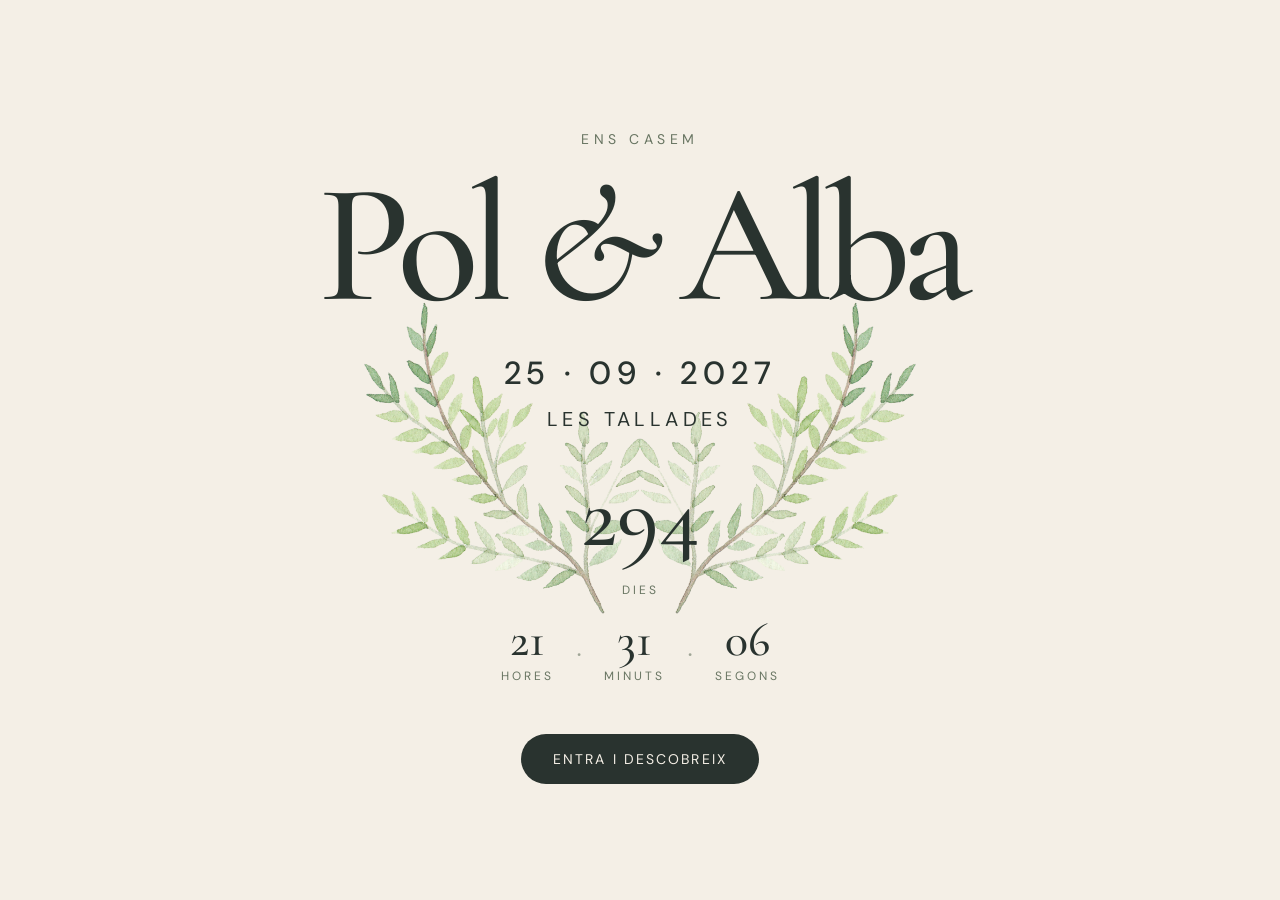
<file: INVITACIÓ/index.html>
<!doctype html>
<html lang="ca">

<head>

    <!-- =========================================================
         CONFIGURACIÓ BÀSICA DE LA PÀGINA
         ========================================================= -->

    <meta charset="utf-8">
    <meta name="viewport" content="width=device-width, initial-scale=1">

    <title>Pol i Alba · 25.09.2027</title>


    <!-- =========================================================
         TIPOGRAFIES
         ========================================================= -->

    <link rel="preconnect" href="https://fonts.googleapis.com">
    <link rel="preconnect" href="https://fonts.gstatic.com" crossorigin>

    <link
        href="https://fonts.googleapis.com/css2?family=Cormorant+Garamond:wght@400;500;600&family=DM+Sans:wght@400;500;600&display=swap"
        rel="stylesheet">


    <!-- =========================================================
         FULL CSS PRINCIPAL
         ========================================================= -->

    <link rel="stylesheet" href="style.css">

</head>


<body>


<!-- =========================================================
     01 · MÚSICA
     ========================================================= -->

<audio
    id="music"
    src="sortdetu.mp3"
    autoplay
    loop
    muted>
</audio>


<!-- =========================================================
     02 · PORTADA
     ========================================================= -->

<section
    id="portada"
    class="hero"
    style="
        position:fixed;
        inset:0;
        z-index:9999;
        background:#f4efe6;
    ">

    <!-- BRANCA ESQUERRA -->
    <img
        src="branca.png"
        class="hero-branch hero-branch-left"
        alt="">

    <!-- BRANCA DRETA -->
    <img
        src="branca.png"
        class="hero-branch hero-branch-right"
        alt="">


    <!-- CONTINGUT CENTRAL -->
    <div>

        <!-- TEXT SUPERIOR -->
        <p>ENS CASEM</p>

        <!-- NOMS -->
        <h1>
            Pol <i>&</i> Alba
        </h1>

        <!-- DATA -->
        <strong>
            25 · 09 · 2027
        </strong>

        <!-- LLOC -->
        <span>
            LES TALLADES
        </span>


        <!-- =====================================================
             02.1 · COMPTE ENRERE
             ===================================================== -->

        <div class="countdown">

            <!-- DIES -->
            <div class="countdown-days">

                <div id="days">000</div>

                <small>DIES</small>

            </div>


            <!-- HORES · MINUTS · SEGONS -->
            <div class="countdown-time">

                <!-- HORES -->
                <div>
                    <b id="hours">00</b>
                    <small>HORES</small>
                </div>

                <!-- SEPARADOR -->
                <em>·</em>

                <!-- MINUTS -->
                <div>
                    <b id="minutes">00</b>
                    <small>MINUTS</small>
                </div>

                <!-- SEPARADOR -->
                <em>·</em>

                <!-- SEGONS -->
                <div>
                    <b id="seconds">00</b>
                    <small>SEGONS</small>
                </div>

            </div>

        </div>


        <!-- =====================================================
             02.2 · BOTÓ PER ENTRAR A LA WEB
             ===================================================== -->

        <button
            id="entra"
            style="
                margin-top:50px;
                padding:16px 32px;
                background:#29332f;
                color:#f4efe6;
                border:none;
                font-size:14px;
                letter-spacing:.15em;
                cursor:pointer;
            ">

            ENTRA I DESCOBREIX

        </button>

    </div>

</section>


<!-- =========================================================
     03 · WEB PRINCIPAL
     ========================================================= -->

<div id="web" style="display:none;">


    <!-- =====================================================
         03.1 · MENÚ PRINCIPAL
         ===================================================== -->

    <nav class="menu-centered">

        <!-- LOGO ESQUERRA -->
        <img
            src="logo.png"
            alt="Pol & Alba"
            class="menu-logo">


        <!-- ENLLAÇOS DEL MENÚ -->
        <div class="menu-links">

            <a href="#nosaltres" class="cta">
                NOSALTRES
            </a>

            <a href="#dia" class="cta">
                EL DIA
            </a>

            <a href="#lloc" class="cta">
                LLOC
            </a>

            <a href="#info" class="cta">
                INFORMACIÓ
            </a>

            <a href="#regal" class="cta">
                REGAL
            </a>

            <a href="#formulari" class="cta">
                FORMULARI
            </a>

        </div>


        <!-- LOGO DRETA -->
        <img
            src="logo.png"
            alt="Pol & Alba"
            class="menu-logo">

    </nav>


    <!-- =====================================================
         04 · CONTINGUT PRINCIPAL
         ===================================================== -->

    <main>


        <!-- =================================================
             04.1 · NOSALTRES
             ================================================= -->

        <section
            id="nosaltres"
            class="section center">

            <p>
                UNA DATA PER RECORDAR
            </p>

            <h2>
                Ens fa molta il·lusió<br>
                compartir-ho amb tu.
            </h2>

            <article>
                Després d'haver viatjat pel món, Egipte, París,
                Xina, Sri Lanka i Menorca... Hem decidit que ara
                toca emprendre un altre viatge, ens vam començar
                a enamorar a Egipte, i avui quatre anys més tard,
                volem celebrar-ho amb tu.
            </article>

        </section>


        <!-- =================================================
             04.2 · FOTO
             ================================================= -->

        <section class="photo">

            <img
                src="junts.jpg"
                alt="Pol i Alba"
                class="photo-img">

        </section>


        <!-- =================================================
             04.3 · EL DIA
             ================================================= -->

        <section
            id="dia"
            class="section">

            <p>EL DIA</p>

            <h2>
                Tot començarà aquí
            </h2>


            <!-- =================================================
                 LÍNIA TEMPORAL
                 ================================================= -->

            <div class="timeline">


                <!-- =================================================
                     15:30 · ARRIBADA
                     IMATGE ESQUERRA · TEXT DRETA
                     ================================================= -->

                <div>

                    <img
                        src="arribada.png"
                        alt="Arribada">

                    <div>

                        <b>15:30</b>

                        <strong>
                            Arribada
                        </strong>

                        <small>
                            Recepció dels convidats
                            a l’esplanada de la casa
                        </small>

                    </div>

                </div>


                <!-- =================================================
                     16:00 · COPA DE BENVINGUDA
                     TEXT ESQUERRA · IMATGE DRETA
                     ================================================= -->

                <div>

                    <div>

                        <b>16:00</b>

                        <strong>
                            Copa de benvinguda
                        </strong>

                        <small>
                            Abans del gran moment
                            fem un got
                        </small>

                    </div>

                    <img
                        src="copabenvinguda.png"
                        alt="Copa de benvinguda">

                </div>


                <!-- =================================================
                     17:30 · CERIMÒNIA
                     IMATGE ESQUERRA · TEXT DRETA
                     ================================================= -->

                <div>

                    <img
                        src="cerimonia.png"
                        alt="Cerimònia">

                    <div>

                        <b>17:30</b>

                        <strong>
                            Cerimònia
                        </strong>

                        <small>
                            El moment que tots
                            estàvem esperant
                        </small>

                    </div>

                </div>


                <!-- =================================================
                     19:00 · CÒCTEL
                     TEXT ESQUERRA · IMATGE DRETA
                     ================================================= -->

                <div>

                    <div>

                        <b>19:00</b>

                        <strong>
                            Còctel
                        </strong>

                        <small>
                            Informal, converses
                            i bona música
                        </small>

                    </div>

                    <img
                        src="coctel.png"
                        alt="Còctel">

                </div>


                <!-- =================================================
                     22:00 · FESTA
                     IMATGE ESQUERRA · TEXT DRETA
                     ================================================= -->

                <div>

                    <img
                        src="festa.png"
                        alt="Festa">

                    <div>

                        <b>22:00</b>

                        <strong>
                            Festa
                        </strong>

                        <small>
                            No et puc dir l’hora que acabarem,
                            només que disfrutarem com nens
                        </small>

                    </div>

                </div>


            </div>

        </section>


        <!-- =================================================
             04.4 · LLOC
             ================================================= -->

        <section
            id="lloc"
            class="section cream">

            <p>EL LLOC</p>

            <h2>
                Les Tallades
            </h2>

            <article>
                Una casa pairal del segle XIV reformada i situada
                a Vilanova de Sau, a pocs quilòmetres de Vic,
                enmig del paisatge protagonitzat pels cingles
                de Tavertet, Guilleries i el pantà de Sau.
            </article>


            <div class="map">

                <img
                    src="casa.jpg"
                    alt="Les Tallades"
                    class="map-photo">

                <b>
                    LES TALLADES
                </b>

                <a
                    href="https://www.google.com/maps/search/?api=1&query=Les+Tallades"
                    target="_blank"
                    rel="noopener">

                    Com arribar →

                </a>

            </div>

        </section>


        <!-- =================================================
             04.5 · INFORMACIÓ
             ================================================= -->

        <section
            id="info"
            class="section">

            <p>INFORMACIÓ</p>

            <h2>
                Tot el que necessites saber
            </h2>


            <div class="cards">


                <!-- CARD 01 · DRESS CODE -->

                <div
                    tabindex="0" role="button" onclick="document.getElementById('dresscode-banner').style.display='flex'" onkeydown="if(event.key==='Enter'||event.key===' '){event.preventDefault();this.click();}"
                    style="cursor:pointer;">

                    <i>01</i>

                    <h3>
                        Dress code
                    </h3>

                    <article>
                        Elegant però còmode.
                        Volem que gaudeixis de la festa.
                    </article>

                    <small class="cta">
                        Veure més →
                    </small>

                </div>


                <!-- CARD 02 · MENÚ -->

                <div
                    tabindex="0" role="button" onclick="document.getElementById('menu-banner').style.display='flex'" onkeydown="if(event.key==='Enter'||event.key===' '){event.preventDefault();this.click();}"
                    style="cursor:pointer;">

                    <i>02</i>

                    <h3>
                        Menú
                    </h3>

                    <article>
                        El menú és sorpresa — volem que sigui
                        part de la màgia del dia!
                        <br>
                        Això sí, respectarem totes les
                        intoleràncies i preferències que ens
                        feu saber.
                    </article>

                    <small class="cta">
                        Veure més →
                    </small>

                </div>


                <!-- CARD 03 · ALLOTJAMENT -->

                <div
                    tabindex="0" role="button" onclick="document.getElementById('allotjament-banner').style.display='flex'" onkeydown="if(event.key==='Enter'||event.key===' '){event.preventDefault();this.click();}"
                    style="cursor:pointer;">

                    <i>03</i>

                    <h3>
                        Allotjament
                    </h3>

                    <article>
                        Habitacions disponibles
                        per quedar-vos a dormir.
                    </article>

                    <small class="cta">
                        Veure més →
                    </small>

                </div>


                <!-- CARD 04 · MÚSICA -->

                <div
                    tabindex="0" role="button" onclick="document.getElementById('musica-banner').style.display='flex'" onkeydown="if(event.key==='Enter'||event.key===' '){event.preventDefault();this.click();}"
                    style="cursor:pointer;">

                    <i>04</i>

                    <h3>
                        Música
                    </h3>

                    <article>
                        Digue'ns quina cançó no pot faltar
                    </article>

                    <small class="cta">
                        Veure més →
                    </small>

                </div>


            </div>

        </section>


        <!-- =================================================
             04.6 · REGAL
             ================================================= -->

        <section
            id="regal"
            class="section center">

            <p>
                EL REGAL
            </p>

            <h2>
                El millor regal
            </h2>

            <article>
                El millor regal és que estigueu amb nosaltres.
                <br>
                Si tot i així voleu fer-nos un detall,
                una aportació —ja sigui en mà o per
                transferència— ens ajudarà a fer realitat
                aquest dia tan especial.
            </article>


            <div class="gift-box">

                <b>
                    Compte bancari
                </b>

                <span id="iban">
                    ES81 0073 0100 5102 2551 1344
                </span>

                <small>
                    (Podeu copiar-lo fent clic)
                </small>

            </div>

        </section>


        <!-- =================================================
             04.7 · FORMULARI
             ================================================= -->

        <section
            id="formulari"
            class="formulari">

            <p>
                FORMULARI
            </p>

            <h2>
                Vindràs a celebrar-ho<br>
                amb nosaltres?
            </h2>

            <article>
                Confirma la teva assistència
                i explica'ns tot el que necessitem saber.
            </article>


            <a
                href="https://docs.google.com/forms/d/e/1FAIpQLSd4Zfxvkf8sUnTItUqIhKSoAEAxW_-Cbwmvi4Th5A-GoN-Whg/viewform?usp=header"
                target="_blank"
                rel="noopener">

                CONFIRMAR ASSISTÈNCIA

            </a>

        </section>


    </main>


    <!-- =========================================================
         05 · BANNERS / FINESTRES EMERGENTS
         ========================================================= -->


    <!-- =====================================================
         05.1 · BANNER DRESS CODE
         ===================================================== -->

    <div
        id="dresscode-banner"
        class="overlay">

        <div class="overlay-content">

            <img
                src="dresscode.jpg"
                alt="Dress code"
                class="overlay-photo">

            <h2>
                Dress code
            </h2>

            <p>
                Hem pensat un estil elegant però còmode,
                amb tons naturals i un toc festiu.
                No cal etiqueta estricta — volem que us
                sentiu bé i que pugueu gaudir de la festa
                amb total llibertat.
            </p>

            <button
                id="close-dresscode"
                class="overlay-close">

                Tancar

            </button>

        </div>

    </div>


    <!-- =====================================================
         05.2 · BANNER MENÚ
         ===================================================== -->

    <div
        id="menu-banner"
        class="overlay">

        <div class="overlay-content">

            <img
                src="menu.jpeg"
                alt="Menú"
                class="overlay-photo">

            <h2>
                Menú
            </h2>

            <p>
                El menú serà sorpresa, pensat especialment
                per aquest dia.
                Hem preparat una proposta que combina
                tradició i creativitat, perquè pugueu gaudir
                d’una experiència única.
            </p>

            <p>
                Respectarem totes les intoleràncies,
                al·lèrgies i preferències alimentàries
                que ens indiqueu al formulari de confirmació.
            </p>

            <button
                id="close-menu"
                class="overlay-close">

                Tancar

            </button>

        </div>

    </div>


    <!-- =====================================================
         05.3 · BANNER ALLOTJAMENT
         ===================================================== -->

    <div
        id="allotjament-banner"
        class="overlay">

        <div class="overlay-content">

            <img
                src="allotjament.jpg"
                alt="Allotjament"
                class="overlay-photo">

            <h2>
                Allotjament
            </h2>

            <p>
                Com que sabem que us agrada la festa i
                no volem patir, us donem la opció de
                quedar-vos a dormir per poder veure sortir
                el sol.

                Per aquest motiu, la casa disposa de
                diferents habitacions amb lliteres.
            </p>

            <p>
                <strong>
                    35€ p/p amb esmorzar inclòs*
                </strong>
            </p>

            <p style="font-size:13px; color:#7a847e;">
                *En cas que et vulguis quedar a dormir,
                indica-ho al formulari que trobaràs
                més endavant.
            </p>

            <button
                id="close-allotjament"
                class="overlay-close">

                Tancar

            </button>

        </div>

    </div>


    <!-- =====================================================
         05.4 · BANNER MÚSICA
         ===================================================== -->

    <div
        id="musica-banner"
        class="overlay">

        <div class="overlay-content">

            <img
                src="musica.jpg"
                alt="Música"
                class="overlay-photo">

            <h2>
                Música
            </h2>

            <p style="margin-top:20px;">

                Ja tenim confirmat el
                <strong>Paquito el Chocolatero</strong>,
                el <strong>Flying Free</strong>,
                el <strong>Mamma Mia</strong>
                i algun clàssic més.

                <br><br>

                Ara ens falta el més difícil:
                <strong>les cançons rares</strong>
                que només tu tens guardades a Spotify.

                Aquelles que quan sonen dius
                “buah, aquesta és la meva!”
                i ningú més sap què està passant.

            </p>

            <button
                id="close-musica"
                class="overlay-close">

                Tancar

            </button>

        </div>

    </div>


    <!-- =========================================================
         06 · FOOTER
         ========================================================= -->

    <footer class="footer">

        <img
            src="logo.png"
            alt="Logo">

        <span>
            Pol & Alba · 25.09.2027
        </span>

        <img
            src="logo.png"
            alt="Logo">

    </footer>


</div>
<!-- FI DE #WEB -->


<!-- =========================================================
     07 · JAVASCRIPT
     ========================================================= -->

<script>


/* =========================================================
   07.1 · COMPTE ENRERE
   ========================================================= */

const dataBoda = new Date("2027-09-25T17:30:00");


function actualitzarCompteEnrere() {

    const ara = new Date();

    let diferencia = dataBoda - ara;


    // SI LA DATA JA HA ARRIBAT
    if (diferencia <= 0) {

        document.getElementById("days").textContent = "0";
        document.getElementById("hours").textContent = "00";
        document.getElementById("minutes").textContent = "00";
        document.getElementById("seconds").textContent = "00";

        return;
    }


    // CALCULAR DIES
    const dies = Math.floor(
        diferencia / (1000 * 60 * 60 * 24)
    );

    diferencia -=
        dies * (1000 * 60 * 60 * 24);


    // CALCULAR HORES
    const hores = Math.floor(
        diferencia / (1000 * 60 * 60)
    );

    diferencia -=
        hores * (1000 * 60 * 60);


    // CALCULAR MINUTS
    const minuts = Math.floor(
        diferencia / (1000 * 60)
    );

    diferencia -=
        minuts * (1000 * 60);


    // CALCULAR SEGONS
    const segons = Math.floor(
        diferencia / 1000
    );


    // MOSTRAR RESULTATS
    document.getElementById("days").textContent = dies;

    document.getElementById("hours").textContent =
        String(hores).padStart(2, "0");

    document.getElementById("minutes").textContent =
        String(minuts).padStart(2, "0");

    document.getElementById("seconds").textContent =
        String(segons).padStart(2, "0");
}


// ACTUALITZAR EN CARREGAR
actualitzarCompteEnrere();

// ACTUALITZAR CADA SEGON
setInterval(actualitzarCompteEnrere, 1000);



/* =========================================================
   07.2 · BOTÓ "ENTRA I DESCOBREIX"
   ========================================================= */

document.getElementById("entra").onclick = () => {

    // AMAGAR PORTADA
    document.getElementById("portada").style.display = "none";

    // MOSTRAR WEB
    document.getElementById("web").style.display = "block";

    // ACTIVAR MÚSICA
    const audio =
        document.getElementById("music");

    audio.muted = false;
    audio.volume = 0.6;

};



/* =========================================================
   07.3 · COPIAR IBAN
   ========================================================= */

const iban =
    "ES81 0073 0100 5102 2551 1344";


document
    .getElementById("iban")
    .addEventListener("click", () => {

        const fallback =
            "No s'ha pogut copiar. Copia-ho manualment: " + iban;

        if (navigator.clipboard && window.isSecureContext) {

            navigator.clipboard.writeText(iban)
                .then(() => alert("Número de compte copiat!"))
                .catch(() => alert(fallback));

        } else {

            alert(fallback);

        }

    });



/* =========================================================
   07.4 · TANCAR BANNER DRESS CODE
   ========================================================= */

document
    .getElementById("close-dresscode")
    .addEventListener("click", () => {

        document
            .getElementById("dresscode-banner")
            .style.display = "none";

    });



/* =========================================================
   07.5 · TANCAR BANNER MENÚ
   ========================================================= */

document
    .getElementById("close-menu")
    .addEventListener("click", () => {

        document
            .getElementById("menu-banner")
            .style.display = "none";

    });



/* =========================================================
   07.6 · TANCAR BANNER ALLOTJAMENT
   ========================================================= */

document
    .getElementById("close-allotjament")
    .addEventListener("click", () => {

        document
            .getElementById("allotjament-banner")
            .style.display = "none";

    });



/* =========================================================
   07.7 · TANCAR BANNER MÚSICA
   ========================================================= */

document
    .getElementById("close-musica")
    .addEventListener("click", () => {

        document
            .getElementById("musica-banner")
            .style.display = "none";

    });



/* =========================================================
   07.8 · COLOR DEL MENÚ SEGONS LA SECCIÓ
   ========================================================= */

const menu =
    document.querySelector(".menu-centered");


const sections =
    document.querySelectorAll(
        "#nosaltres, #dia, #lloc, #info, #regal, #formulari"
    );


function actualitzarColorMenu() {

    const menuY =
        menu.getBoundingClientRect().top +
        (menu.offsetHeight / 2);


    sections.forEach(section => {

        const rect =
            section.getBoundingClientRect();


        if (
            menuY >= rect.top &&
            menuY <= rect.bottom
        ) {

            const color =
                getComputedStyle(section)
                    .backgroundColor;


            menu.style.setProperty(
                "--menu-bg",
                color
            );

        }

    });

}


// ACTUALITZAR QUAN FEM SCROLL
window.addEventListener(
    "scroll",
    actualitzarColorMenu
);


// ACTUALITZAR QUAN CARREGA LA PÀGINA
window.addEventListener(
    "load",
    actualitzarColorMenu
);


// ACTUALITZAR QUAN CANVIA LA MIDA
window.addEventListener(
    "resize",
    actualitzarColorMenu
);



/* =========================================================
   07.9 · PAUSAR MÚSICA QUAN SORTIM DE LA PÀGINA
   ========================================================= */

document.addEventListener(
    "visibilitychange",
    () => {

        const audio =
            document.getElementById("music");


        // SI LA PÀGINA QUEDA EN SEGON PLA
        if (document.hidden) {

            audio.pause();

        }

        // SI TORNEM A LA PÀGINA
        else {

            audio.play().catch(() => {});

        }

    }
);



/* =========================================================
   07.10 · PAUSAR MÚSICA EN TANCAR LA PÀGINA
   ========================================================= */

window.addEventListener(
    "pagehide",
    () => {

        const audio =
            document.getElementById("music");

        audio.pause();

    }
);



/* =========================================================
   07.11 · ACTIVAR EL SO AMB LA PRIMERA INTERACCIÓ
   ========================================================= */

function activateSound() {

    const audio =
        document.getElementById("music");


    // ACTIVAR SO
    audio.muted = false;

    // VOLUM
    audio.volume = 0.6;


    // JA NO CAL CONTINUAR ESCOLTANT CLICS
    document.removeEventListener(
        "click",
        activateSound
    );

    document.removeEventListener(
        "scroll",
        activateSound
    );

}


// ACTIVAR SO AMB UN CLIC
document.addEventListener(
    "click",
    activateSound
);


// ACTIVAR SO AMB SCROLL
document.addEventListener(
    "scroll",
    activateSound
);



/* =========================================================
   07.12 · TANCAR BANNERS AMB ESC O CLICANT FORA
   ========================================================= */

document.querySelectorAll(".overlay").forEach(overlay => {

    overlay.addEventListener("click", e => {
        if (e.target === overlay) {
            overlay.style.display = "none";
        }
    });

});

document.addEventListener("keydown", e => {
    if (e.key === "Escape") {
        document.querySelectorAll(".overlay").forEach(overlay => {
            overlay.style.display = "none";
        });
    }
});

</script>


</body>
</html>
</file>
<file: INVITACIÓ/style.css>
/* =========================================================
   POL & ALBA — WEB DE CASAMENT
   ESTILS PRINCIPALS
   ========================================================= */


/* =========================================================
   01. VARIABLES
   ========================================================= */

:root {

    /* -----------------------------------------------------
       TIPOGRAFIES
       ----------------------------------------------------- */

    --font-titol: "Cormorant Garamond", serif;
    --font-text: "DM Sans", sans-serif;


    /* -----------------------------------------------------
       COLORS
       ----------------------------------------------------- */

    --color-fons: #f4efe6;
    --color-fons-crema: #fbf8f2;
    --color-text: #29332f;
    --color-text-suau: #6b746e;
    --color-text-verd: #687562;
    --color-daurat: #F2C200;
    --color-linia: #d8d1c4;


    /* -----------------------------------------------------
       PORTADA
       ----------------------------------------------------- */

    --size-hero-enscasem: 14px;
    --size-hero-titol: clamp(90px, 14vw, 170px);
    --size-hero-data: 32px;
    --size-hero-lloc: 20px;
    --size-hero-dies: 90px;
    --size-hero-dies-label: 12px;
    --size-hero-temps: 48px;
    --size-hero-temps-label: 12px;
    --size-hero-separador: 32px;
    --size-hero-boto: 16px;


    /* -----------------------------------------------------
       MENÚ
       ----------------------------------------------------- */

    --size-menu: 20px;


    /* -----------------------------------------------------
       SECCIONS
       ----------------------------------------------------- */

    --size-section-intro: 18px;
    --size-section-titol: clamp(55px, 8vw, 86px);
    --size-section-text: 18px;


    /* -----------------------------------------------------
       TIMELINE
       ----------------------------------------------------- */

    --size-timeline-hora: 40px;
    --size-timeline-titol: 20px;
    --size-timeline-text: 16px;


    /* -----------------------------------------------------
       TARGETES
       ----------------------------------------------------- */

    --size-card-label: 10px;
    --size-card-titol: 38px;
    --size-card-text: 16px;
    --size-card-cta: 13px;


    /* -----------------------------------------------------
       MAPA
       ----------------------------------------------------- */

    --size-map-titol: 38px;
    --size-map-enllac: 14px;


    /* -----------------------------------------------------
       REGAL
       ----------------------------------------------------- */

    --size-regal-titol: 26px;
    --size-regal-text: 18px;
    --size-regal-nota: 14px;


    /* -----------------------------------------------------
       FORMULARI
       ----------------------------------------------------- */

    --size-form-titol: clamp(48px, 7vw, 78px);
    --size-form-text: 16px;
    --size-form-boto: 14px;


    /* -----------------------------------------------------
       FOOTER
       ----------------------------------------------------- */

    --size-footer: 10px;


    /* -----------------------------------------------------
       FINESTRES
       ----------------------------------------------------- */

    --size-overlay-titol: 42px;
    --size-overlay-text: 16px;
    --size-overlay-boto: 12px;


    /* -----------------------------------------------------
       INTERLINEAT
       ----------------------------------------------------- */

    --line-height-text: 1.8;
    --line-height-overlay: 1.7;


    /* -----------------------------------------------------
       FOTO
       ----------------------------------------------------- */

    --photo-marge-superior: 0px;
    --photo-marge-lateral: 30px;
    --photo-borde: 12px;
    --photo-proporcio: 16 / 9;
}


/* =========================================================
   02. RESET I BASE
   ========================================================= */

* {
    box-sizing: border-box;
}

html {
    scroll-behavior: smooth;
}

html,
body {
    overflow-x: hidden;
}

body {
    margin: 0;
    background: var(--color-fons);
    color: var(--color-text);
    font-family: var(--font-text);
}


/* =========================================================
   03. PORTADA
   ========================================================= */

.hero {
    height: 100svh;
    display: grid;
    place-items: center;
    text-align: center;
    background: radial-gradient(circle, #fbf8f2, #f4efe6 65%);
    padding: 40px 20px;
    position: relative;
    overflow: hidden;
}


/* ---------------------------------------------------------
   BRANQUES DE LA PORTADA
   --------------------------------------------------------- */

.hero-branch {
    position: absolute;
    top: 50%;
    width: 380px;
    height: auto;
    z-index: 1;
    pointer-events: none;
}

.hero-branch-left {
    left: 25%;
    transform: translateY(-50%);
}

.hero-branch-right {
    right: 25%;
    transform: translateY(-50%) scaleX(-1);
}


/* ---------------------------------------------------------
   CONTINGUT DE LA PORTADA
   --------------------------------------------------------- */

.hero > div {
    position: relative;
    z-index: 2;
    width: 100%;
    max-width: 420px;
}

.hero p {
    font-family: var(--font-text);
    font-size: var(--size-hero-enscasem);
    letter-spacing: .32em;
    color: var(--color-text-verd);
}

.hero h1 {
    position: relative;
    left: 50%;
    transform: translateX(-50%);
    width: max-content;
    max-width: none;
    font-family: var(--font-titol);
    font-size: var(--size-hero-titol);
    font-weight: 500;
    line-height: .85;
    letter-spacing: -.06em;
    margin: 25px 0 35px;
    white-space: nowrap;
    text-align: center;
}

.hero strong {
    display: block;
    font-family: var(--font-text);
    font-size: var(--size-hero-data);
    font-weight: 500;
    letter-spacing: .18em;
}

.hero span {
    display: block;
    font-family: var(--font-text);
    font-size: var(--size-hero-lloc);
    letter-spacing: .22em;
    margin: 12px;
}

#entra {
    font-family: var(--font-text);
    font-size: var(--size-hero-boto);
    padding: 20px 40px;
    background: var(--color-text);
    color: var(--color-fons);
    border: none;
    border-radius: 50px;
    letter-spacing: .18em;
    cursor: pointer;
}


/* =========================================================
   04. COUNTDOWN
   ========================================================= */

.countdown {
    margin-top: 40px;
    display: flex;
    flex-direction: column;
    align-items: center;
    gap: 18px;
}

.countdown-days div {
    font-family: var(--font-titol);
    font-size: var(--size-hero-dies);
    font-weight: 500;
    color: var(--color-text);
    line-height: 1;
}

.countdown-days small {
    display: block;
    margin-top: 20px;
    font-family: var(--font-text);
    font-size: var(--size-hero-dies-label);
    letter-spacing: .25em;
    color: var(--color-text-verd);
}

.countdown-time {
    display: flex;
    align-items: center;
    gap: 22px;
}

.countdown-time b {
    font-family: var(--font-titol);
    font-size: var(--size-hero-temps);
    font-weight: 500;
    color: var(--color-text);
    line-height: 1;
}

.countdown-time small {
    display: block;
    margin-top: 4px;
    font-family: var(--font-text);
    font-size: var(--size-hero-temps-label);
    letter-spacing: .25em;
    color: var(--color-text-verd);
}

.countdown-time em {
    font-family: var(--font-titol);
    font-style: normal;
    font-size: var(--size-hero-separador);
    color: var(--color-text-verd);
    opacity: .6;
}


/* =========================================================
   05. MENÚ
   ========================================================= */

.menu-centered {
    position: fixed;
    top: 0;
    left: 0;
    width: 100%;
    z-index: 1000;
    display: grid;
    grid-template-columns: 1fr auto 1fr;
    align-items: center;
    gap: 30px;
    padding: 12px 30px;
    background: var(--menu-bg, var(--color-fons));
    font-family: var(--font-text);
    letter-spacing: .03em;
    transition: background-color .3s ease;
}

.menu-logo {
    width: 50px;
    height: 50px;
    object-fit: contain;
}

.menu-logo:first-child {
    justify-self: start;
}

.menu-logo:last-child {
    justify-self: end;
}

.menu-links {
    display: flex;
    align-items: center;
    justify-content: center;
    gap: 10px;
}

.menu-links a {
    display: flex;
    align-items: center;
    justify-content: center;
    min-width: 110px;
    padding: 10px 18px;
    background: var(--color-text);
    color: var(--color-fons);
    text-decoration: none;
    border: none;
    border-radius: 50px;
    font-family: var(--font-text);
    font-size: 14px;
    letter-spacing: .08em;
    cursor: pointer;
    transition: background .2s ease;
}

.menu-links a:hover {
    background: #34413b;
}


/* =========================================================
   06. SECCIONS
   ========================================================= */

.section {
    width: 100%;
    max-width: none;
    margin: 0;
    padding: 130px 30px;
}

.section > p,
.section > h2,
.section > article,
.section > .timeline,
.section > .cards,
.section > .map,
.section > .gift-box {
    width: 100%;
    max-width: 940px;
    margin-left: auto;
    margin-right: auto;
}

.section > h2 {
    text-align: center;
}

.center {
    text-align: center;
}

.center > p,
.center > h2,
.center > article,
.center > .gift-box {
    max-width: 800px;
    margin-left: auto;
    margin-right: auto;
}


/* ---------------------------------------------------------
   FONS DE CADA SECCIÓ
   --------------------------------------------------------- */

#nosaltres {
    background: var(--color-fons);
}

#dia {
    background: var(--color-fons-crema);
}

#lloc {
    background: var(--color-fons);
}

#info {
    background: var(--color-fons-crema);
}

#regal {
    background: var(--color-fons);
}


/* ---------------------------------------------------------
   TEXT DE LES SECCIONS
   --------------------------------------------------------- */

.section p {
    font-family: var(--font-text);
    font-size: var(--size-section-intro);
    letter-spacing: .3em;
    color: var(--color-text-verd);
    text-align: center;
}

.section h2 {
    font-family: var(--font-titol);
    font-size: var(--size-section-titol);
    font-weight: 500;
    line-height: .92;
    letter-spacing: -.04em;
    margin: 0 0 28px;
    text-align: center;
}

.section article {
    font-family: var(--font-text);
    font-size: var(--size-section-text);
    color: var(--color-text-suau);
    line-height: var(--line-height-text);
}

#lloc article {
    max-width: 700px;
    margin-left: auto;
    margin-right: auto;
    text-align: center;
}


/* =========================================================
   07. FOTO
   ========================================================= */

.photo {
    margin:
        var(--photo-marge-superior)
        var(--photo-marge-lateral)
        0;
    height: auto;
    min-height: unset;
    aspect-ratio: var(--photo-proporcio);
    display: grid;
    place-items: center;
    background: linear-gradient(135deg, #d9d3c7, #eee9df);
    border: var(--photo-borde) solid var(--color-fons);
    outline: 1px solid #fbf8f2;
    overflow: hidden;
}

.photo-img {
    width: 100%;
    height: 100%;
    object-fit: cover;
    display: block;
}


/* =========================================================
   08. TIMELINE
   ========================================================= */

.timeline {
    border-top: 1px solid var(--color-linia);
    margin: 60px 0 20px;
}

.timeline > div {
    display: grid;
    grid-template-columns: 1fr 1fr;
    align-items: center;
    gap: 40px;
    padding: 30px 0;
    border-bottom: 1px solid var(--color-linia);
}

.timeline > div > div {
    display: flex;
    flex-direction: column;
    justify-content: center;
    align-items: center;
    text-align: center;
    padding: 0;
    border: none;
}

/* Escriptori: mateixa estructura que al mòbil, però més grans */
@media (min-width: 651px) {

    /* 1r, 3r, 5è... imatge esquerra, text dreta */
    .timeline > div:nth-child(odd) {
        grid-template-columns: 200px 1fr;
    }

    .timeline > div:nth-child(odd) > img {
        grid-column: 1;
        grid-row: 1;
    }

    .timeline > div:nth-child(odd) > div {
        grid-column: 2;
        grid-row: 1;
    }

    /* 2n, 4t, 6è... text esquerra, imatge dreta */
    .timeline > div:nth-child(even) {
        grid-template-columns: 1fr 200px;
    }

    .timeline > div:nth-child(even) > div {
        grid-column: 1;
        grid-row: 1;
    }

    .timeline > div:nth-child(even) > img {
        grid-column: 2;
        grid-row: 1;
    }

    /* Mida de les imatges: es veuen senceres, sense retallar */
    .timeline > div > img {
        width: 200px;
        height: 250px;
        object-fit: contain;
        display: block;
    }

}

.timeline b {
    font-family: var(--font-titol);
    font-size: var(--size-timeline-hora);
    font-weight: 500;
}

.timeline strong {
    display: block;
    font-family: var(--font-text);
    font-size: var(--size-timeline-titol);
}

.timeline small {
    display: block;
    font-family: var(--font-text);
    font-size: var(--size-timeline-text);
    color: var(--color-text-suau);
    margin-top: 6px;
}


/* =========================================================
   09. FONS CREMA
   ========================================================= */

.cream {
    background: var(--color-fons-crema);
}


/* =========================================================
   10. TARGETES INFO
   ========================================================= */

.cards {
    display: grid;
    grid-template-columns: repeat(2, 1fr);
    gap: 1px;
    background: var(--color-linia);
}

.cards div {
    background: var(--color-fons-crema);
    padding: 40px 35px;
    height: 320px;
    min-height: 320px;
    display: flex;
    flex-direction: column;
    justify-content: center;
    align-items: center;
    text-align: center;
    gap: 12px;
}

.cards i {
    font-family: var(--font-text);
    font-size: var(--size-card-label);
    letter-spacing: .2em;
    color: var(--color-text-verd);
}

.cards h3 {
    font-family: var(--font-titol);
    font-size: var(--size-card-titol);
    font-weight: 500;
    margin: 35px 0 10px;
}

.cards p {
    font-family: var(--font-text);
    font-size: var(--size-card-text);
}

.cards div .cta {
    display: block;
    margin-top: 18px;
    font-family: var(--font-text);
    font-size: var(--size-card-cta);
    letter-spacing: .05em;
    color: var(--color-text);
    opacity: .55;
    transition: opacity .2s ease;
}

.cards div[onclick] {
    transition: transform .2s ease, box-shadow .2s ease;
}

.cards div[onclick]:hover {
    transform: translateY(-4px);
    box-shadow: 0 6px 18px rgba(0, 0, 0, .12);
}

.cards div[onclick]:hover .cta {
    opacity: .9;
}


/* =========================================================
   11. MAPA / LLOC
   ========================================================= */

.map {
    height: auto;
    margin-top: 50px;
    background: transparent;
    display: grid;
    place-content: center;
    text-align: center;
    gap: 12px;
    padding: 0;
}

.map-photo {
    width: 100%;
    max-width: 480px;
    margin-bottom: 20px;
    display: block;
    border-radius: 0;
    box-shadow: 0 4px 12px rgba(0, 0, 0, .12);
}

.map b {
    font-family: var(--font-titol);
    font-size: var(--size-map-titol);
    font-weight: 500;
}

.map a {
    font-family: var(--font-text);
    font-size: var(--size-map-enllac);
    color: var(--color-text);
}


/* =========================================================
   12. REGAL
   ========================================================= */

.gift-box {
    margin: 40px auto 0;
    padding: 30px;
    max-width: 420px;
    text-align: center;
    background: #f7f4ee;
    border: 1px solid #e2ddd3;
    border-radius: 14px;
    box-shadow: 0 2px 6px rgba(0, 0, 0, .06);
}

.gift-box b {
    display: block;
    font-family: var(--font-titol);
    font-size: var(--size-regal-titol);
    font-weight: 500;
    margin-bottom: 12px;
}

.gift-box span {
    display: block;
    font-family: var(--font-text);
    font-size: var(--size-regal-text);
    letter-spacing: .03em;
    color: var(--color-text);
    cursor: pointer;
}

.gift-box small {
    display: block;
    margin-top: 12px;
    font-family: var(--font-text);
    font-size: var(--size-regal-nota);
    letter-spacing: .2em;
    color: #7d887f;
}


/* =========================================================
   13. FORMULARI
   ========================================================= */

.formulari {
    text-align: center;
    padding: 150px 30px;
    background: var(--color-text);
    color: var(--color-fons);
}

.formulari p {
    font-family: var(--font-text);
    font-size: var(--size-form-text);
    color: #b9c0b6;
}

.formulari h2 {
    font-family: var(--font-titol);
    font-size: var(--size-form-titol);
    font-weight: 500;
    line-height: .92;
}

.formulari article {
    max-width: 500px;
    margin: 0 auto 35px;
    font-family: var(--font-text);
    font-size: var(--size-form-text);
    color: #c7ccc5;
}

.formulari a {
    display: inline-block;
    background: var(--color-fons);
    color: var(--color-text);
    padding: 18px 25px;
    border-radius: 50px;
    text-decoration: none;
    font-family: var(--font-text);
    font-size: var(--size-form-boto);
    letter-spacing: .18em;
}


/* =========================================================
   14. FOOTER
   ========================================================= */

footer {
    display: flex;
    justify-content: space-between;
    padding: 30px;
    font-family: var(--font-text);
    font-size: var(--size-footer);
    letter-spacing: .15em;
}

footer img {
    width: 50px;
    height: 50px;
    object-fit: contain;
    flex-shrink: 0;
}


/* =========================================================
   15. OVERLAY / FINESTRES
   ========================================================= */

.overlay {
    position: fixed;
    inset: 0;
    background: rgba(0, 0, 0, .55);
    display: none;
    justify-content: center;
    align-items: center;
    padding: 30px;
    z-index: 9999;
}

.overlay-content {
    background: var(--color-fons);
    max-width: 600px;
    padding: 40px;
    border-radius: 14px;
    text-align: center;
    box-shadow: 0 4px 20px rgba(0, 0, 0, .25);
    animation: fadeIn .3s ease;
}

.overlay-photo {
    width: 100%;
    border-radius: 10px;
    margin-bottom: 25px;
}

.overlay-content h2 {
    font-family: var(--font-titol);
    font-size: var(--size-overlay-titol);
    font-weight: 500;
    margin-bottom: 15px;
}

.overlay-content p {
    font-family: var(--font-text);
    font-size: var(--size-overlay-text);
    color: var(--color-text-suau);
    line-height: var(--line-height-overlay);
    margin-bottom: 25px;
}

#close-dresscode,
#close-menu,
.overlay-close {
    background: var(--color-text);
    color: var(--color-fons);
    border: none;
    padding: 12px 22px;
    font-family: var(--font-text);
    font-size: var(--size-overlay-boto);
    letter-spacing: .15em;
    cursor: pointer;
}


/* =========================================================
   16. ANIMACIÓ
   ========================================================= */

@keyframes fadeIn {

    from {
        opacity: 0;
        transform: translateY(20px);
    }

    to {
        opacity: 1;
        transform: translateY(0);
    }
}


/* =========================================================
   17. MÒBIL
   ========================================================= */

@media (max-width: 650px) {

    /* =====================================================
       VARIABLES — MÒBIL
       ===================================================== */

    :root {

        /* -------------------------------------------------
           PORTADA
           ------------------------------------------------- */

        --size-hero-enscasem: 14px;
        --size-hero-titol: clamp(65px, 18vw, 110px);
        --size-hero-data: 26px;
        --size-hero-lloc: 16px;
        --size-hero-dies: 70px;
        --size-hero-dies-label: 11px;
        --size-hero-temps: 38px;
        --size-hero-temps-label: 10px;
        --size-hero-separador: 26px;
        --size-hero-boto: 14px;


        /* -------------------------------------------------
           MENÚ
           ------------------------------------------------- */

        --size-menu: 16px;


        /* -------------------------------------------------
           SECCIONS
           ------------------------------------------------- */

        --size-section-intro: 12px;
        --size-section-titol: clamp(45px, 10vw, 65px);
        --size-section-text: 18px;


        /* -------------------------------------------------
           TIMELINE
           ------------------------------------------------- */

        --size-timeline-hora: 30px;
        --size-timeline-titol: 20px;
        --size-timeline-text: 18px;


        /* -------------------------------------------------
           TARGETES
           ------------------------------------------------- */

        --size-card-label: 13px;
        --size-card-titol: 32px;
        --size-card-text: 15px;
        --size-card-cta: 13px;


        /* -------------------------------------------------
           MAPA
           ------------------------------------------------- */

        --size-map-titol: 32px;
        --size-map-enllac: 13px;


        /* -------------------------------------------------
           REGAL
           ------------------------------------------------- */

        --size-regal-titol: 24px;
        --size-regal-text: 16px;
        --size-regal-nota: 9px;


        /* -------------------------------------------------
           FORMULARI
           ------------------------------------------------- */

        --size-form-titol: clamp(42px, 10vw, 65px);
        --size-form-text: 18px;
        --size-form-boto: 10px;


        /* -------------------------------------------------
           FOOTER
           ------------------------------------------------- */

        --size-footer: 13px;


        /* -------------------------------------------------
           OVERLAY
           ------------------------------------------------- */

        --size-overlay-titol: 32px;
        --size-overlay-text: 15px;
        --size-overlay-boto: 14px;
    }


    /* =====================================================
       BRANQUES — MÒBIL
       ===================================================== */

    .hero-branch {
        position: absolute;
        width: 220px;
        max-width: none;
        top: 52%;
        z-index: 1;
        pointer-events: none;
    }

    .hero-branch-left {
        left: -5px;
        transform: translateY(-50%);
    }

    .hero-branch-right {
        right: -5px;
        transform: translateY(-50%) scaleX(-1);
    }


    /* =====================================================
       MENÚ — MÒBIL
       ===================================================== */

    .menu-centered {
        display: grid;
        grid-template-columns: 32px 1fr 32px;
        gap: 6px;
        padding: 10px 8px;
    }

    .menu-logo {
        width: 30px;
        height: 30px;
    }

    .menu-links {
        display: grid;
        grid-template-columns: repeat(3, 1fr);
        gap: 6px;
    }

    .menu-links a {
        width: 100%;
        min-width: 0;
        padding: 9px 3px;
        font-size: 10px;
        letter-spacing: .03em;
    }


    /* =====================================================
       PORTADA — MÒBIL
       ===================================================== */


    /* =====================================================
       SECCIONS — MÒBIL
       ===================================================== */

    .section {
        padding: 90px 22px;
    }


    /* =====================================================
       FOTO — MÒBIL
       ===================================================== */

    .photo {
        margin: 0 15px 70px;
        height: auto;
        aspect-ratio: auto;
        overflow: hidden;
    }

    .photo-img {
        width: 100%;
        height: auto;
        object-fit: contain;
        display: block;
    }


 /* =====================================================
    TIMELINE — MÒBIL
    ===================================================== */

.timeline {
    margin: 35px 0 10px;
    border-top: none;
}

/* Cada horari */
.timeline > div {
    display: grid;
    align-items: center;
    gap: 18px;
    padding: 15px 0;
    border-bottom: none;
}

/* Contenidor del text */
.timeline > div > div {
    display: flex;
    flex-direction: column;
    justify-content: center;
    align-items: center;
    text-align: center;
    padding: 0;
    border: none;
}

/* Hora */
.timeline b {
    font-size: var(--size-timeline-hora);
    line-height: 1;
    margin-bottom: 6px;
}

/* Títol */
.timeline strong {
    font-size: var(--size-timeline-titol);
    line-height: 1.2;
}

/* Descripció */
.timeline small {
    font-size: var(--size-timeline-text);
    line-height: 1.4;
    margin-top: 5px;
}

/* -----------------------------------------------------
   IMATGES
   Mateixa caixa per a totes
   ----------------------------------------------------- */

.timeline img {
    width: 110px;
    height: 140px;
    object-fit: contain;
    display: block;
}

/* -----------------------------------------------------
   1r, 3r, 5è...
   IMATGE ESQUERRA — TEXT DRETA
   ----------------------------------------------------- */

.timeline > div:nth-child(odd) {
    grid-template-columns: 110px 1fr;
}

.timeline > div:nth-child(odd) > img {
    grid-column: 1;
    grid-row: 1;
}

.timeline > div:nth-child(odd) > div {
    grid-column: 2;
    grid-row: 1;
}

/* -----------------------------------------------------
   2n, 4t, 6è...
   TEXT ESQUERRA — IMATGE DRETA
   ----------------------------------------------------- */

.timeline > div:nth-child(even) {
    grid-template-columns: 1fr 110px;
}

.timeline > div:nth-child(even) > div {
    grid-column: 1;
    grid-row: 1;
}

.timeline > div:nth-child(even) > img {
    grid-column: 2;
    grid-row: 1;
}


    /* =====================================================
       TARGETES — MÒBIL
       ===================================================== */

    .cards {
        grid-template-columns: 1fr;
    }

    .cards div {
        height: auto;
        min-height: 320px;
        padding: 35px 25px;

        display: flex;
        flex-direction: column;
        justify-content: space-between;
        align-items: center;
        text-align: center;
        gap: 12px;
    }

    .cards i {
        flex-shrink: 0;
    }

    .cards h3 {
        flex-shrink: 0;
        margin: 20px 0 10px;
    }

    .cards div .cta {
        flex-shrink: 0;
        margin-top: 18px;
    }


    /* =====================================================
       FOOTER — MÒBIL
       ===================================================== */

    .footer {
        display: flex;
        align-items: center;
        justify-content: center;
        gap: 18px;
        text-align: center;
    }

    .footer span {
        font-size: var(--size-footer);
        text-align: center;
        white-space: nowrap;
    }

    .footer img {
        width: 32px;
        height: 32px;
        object-fit: contain;
        flex-shrink: 0;
    }
}


/* =========================================================
   TÍTOLS CENTRATS
   ========================================================= */

#nosaltres h2,
#dia h2,
#lloc h2,
#info h2,
#regal h2 {
    width: 100%;
    max-width: 940px;
    margin-left: auto;
    margin-right: auto;
    text-align: center;
}


/* =========================================================
   18. OVERLAY MÒBIL
   ========================================================= */

@media (max-width: 600px) {

    .overlay {
        padding: 10px;
    }

    .overlay-content {
        max-width: 100%;
        padding: 20px;
        border-radius: 10px;
    }

    .overlay-photo {
        max-height: 40vh;
        object-fit: cover;
    }

    .overlay-content h2 {
        font-size: var(--size-overlay-titol);
    }

    .overlay-content p {
        font-size: var(--size-overlay-text);
        line-height: 1.5;
    }

    .overlay-close {
        width: 100%;
        padding: 14px;
        font-size: var(--size-overlay-boto);
    }
}
</file>
